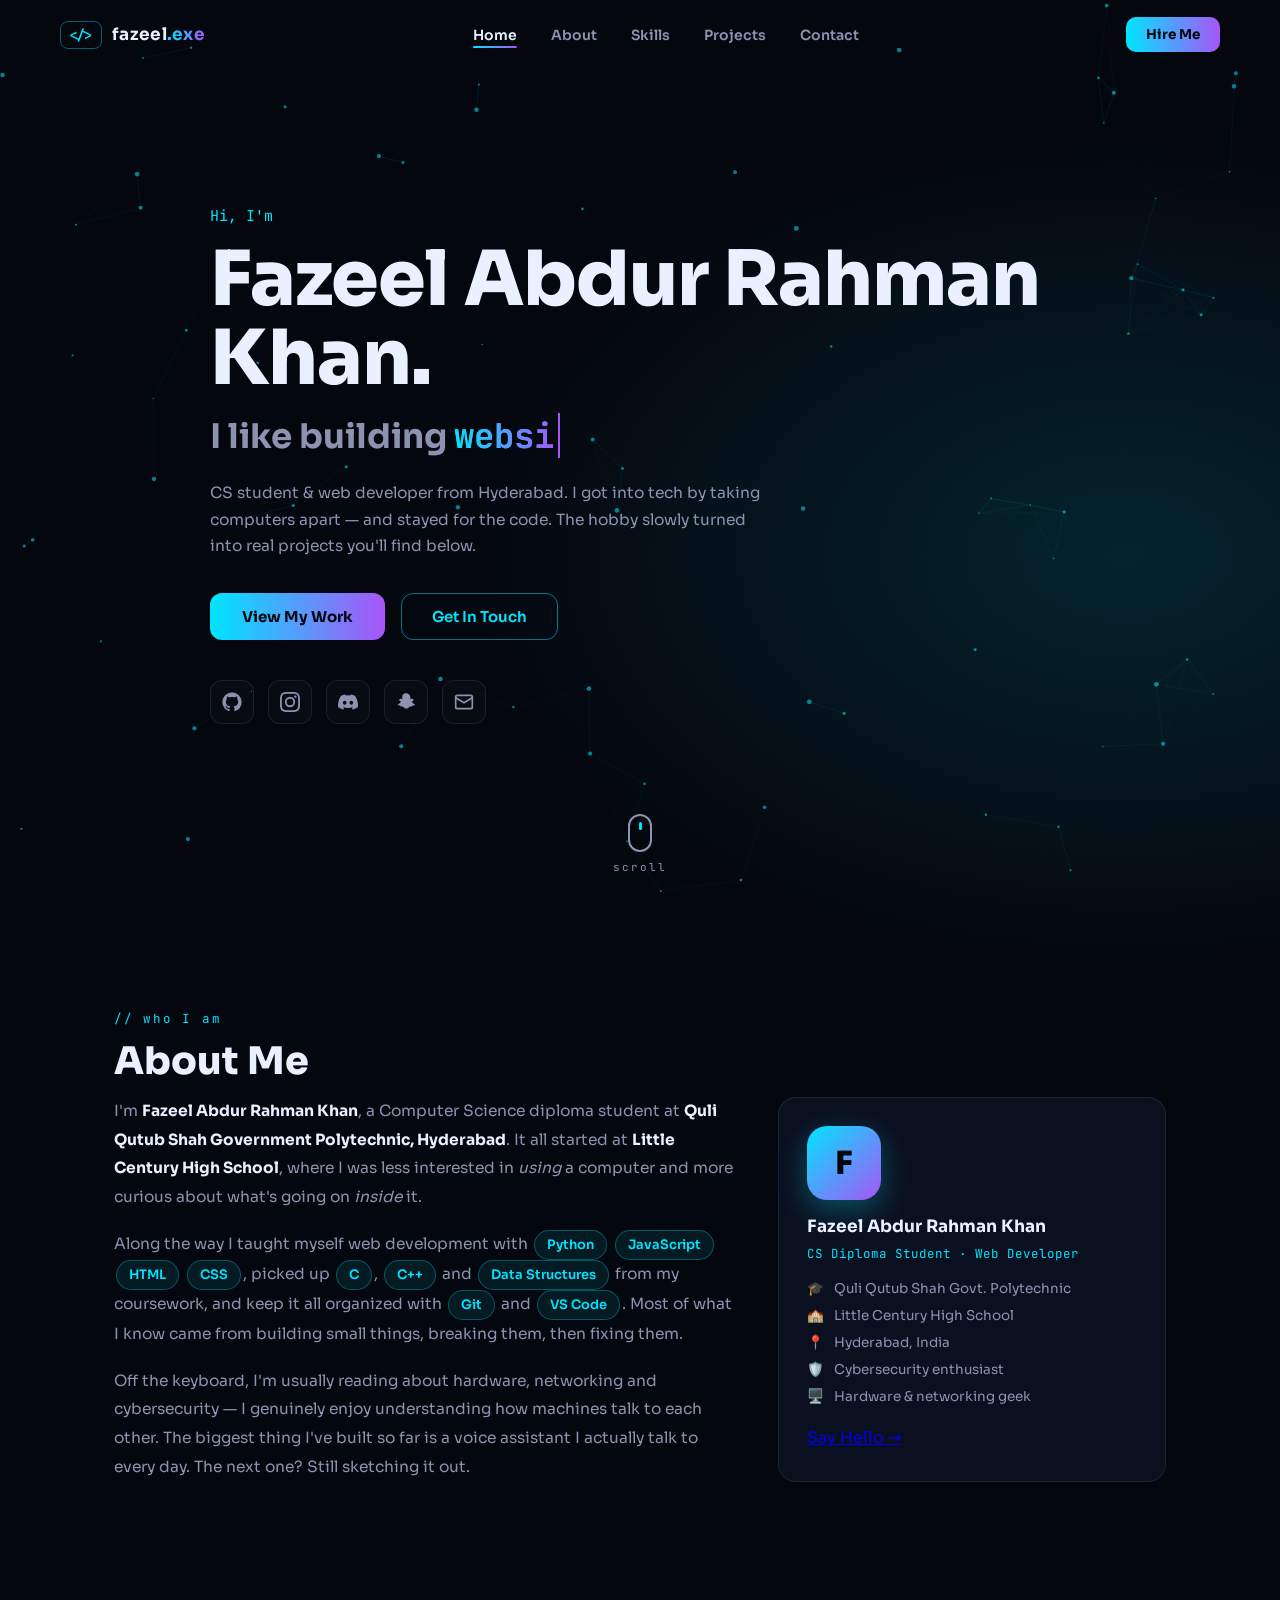
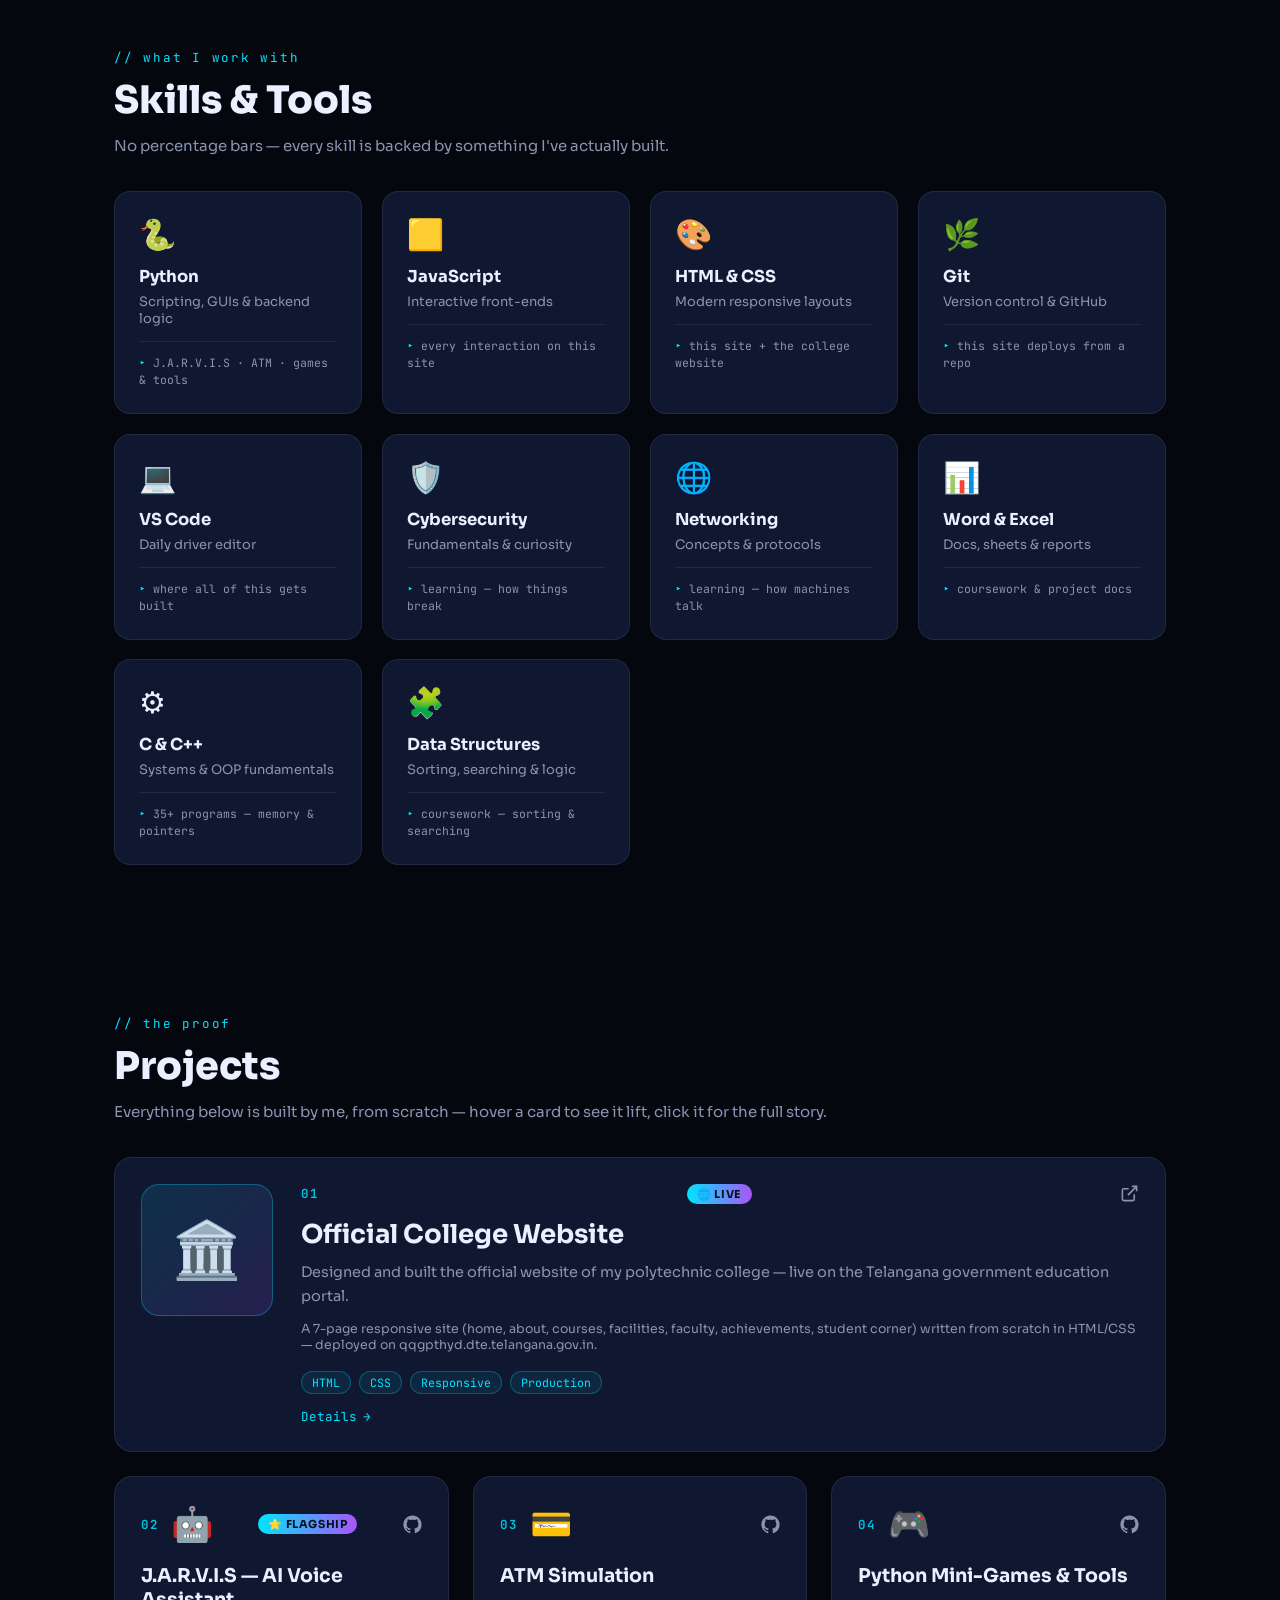
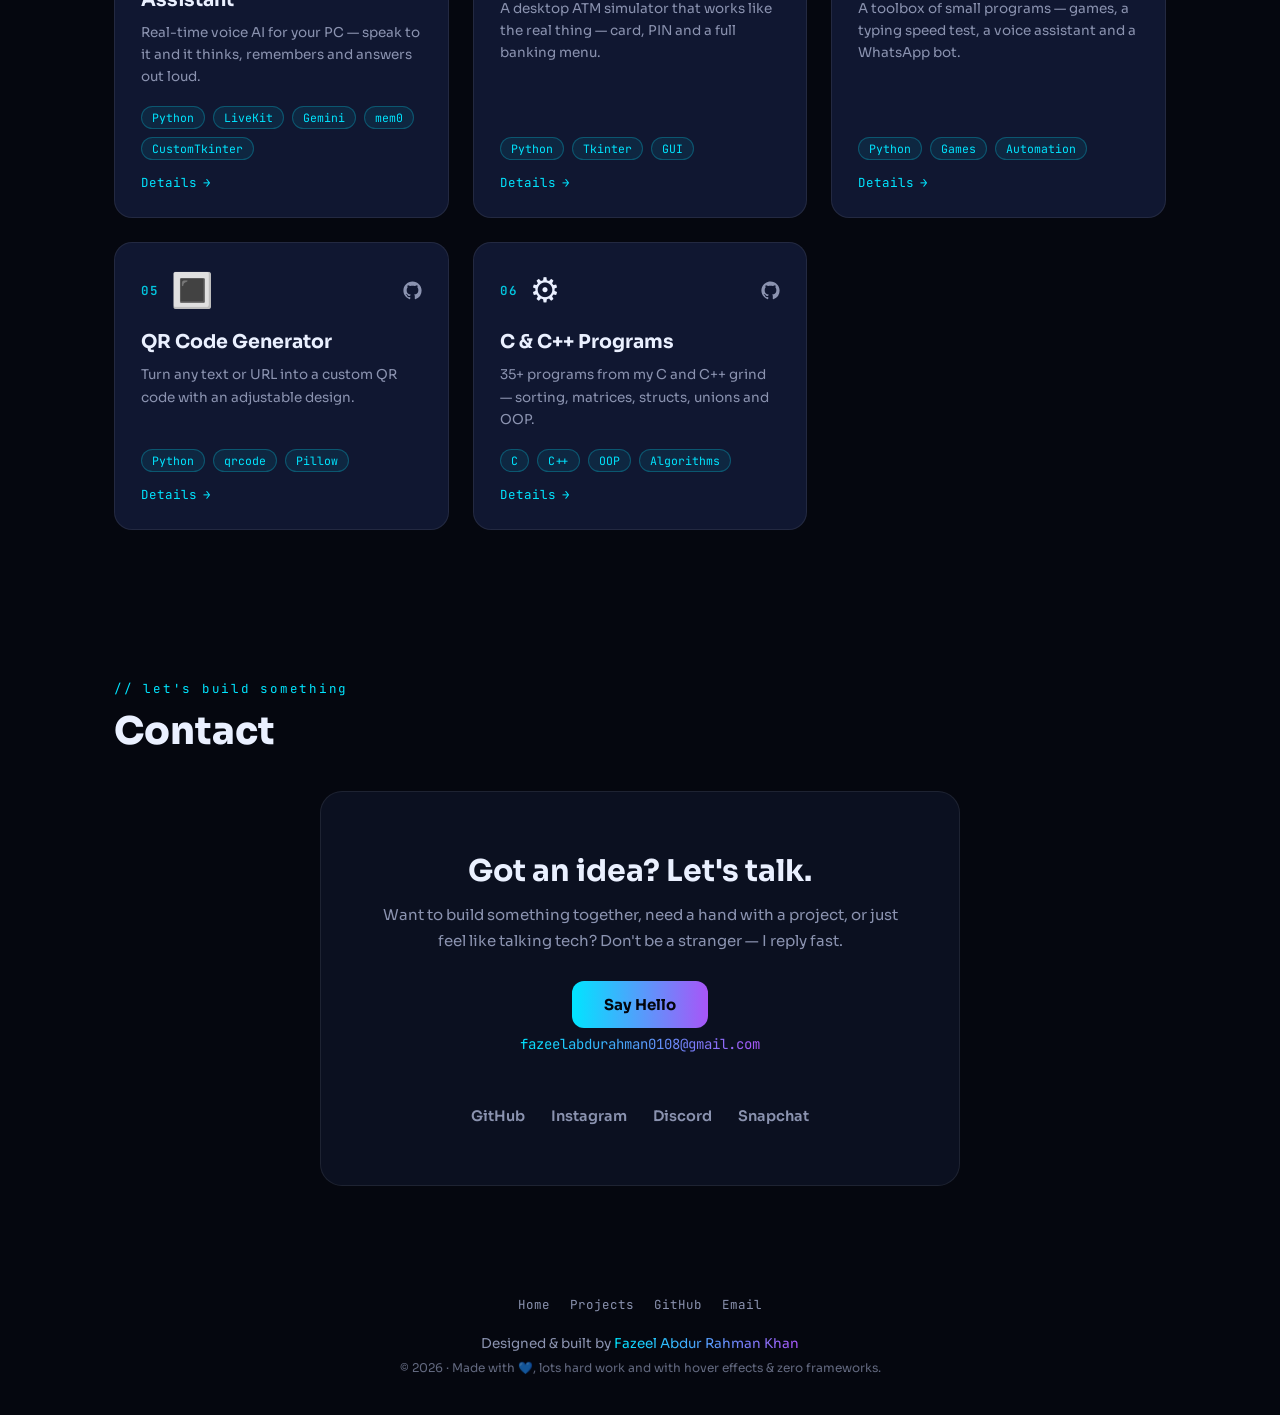
<file: index.html>
<!DOCTYPE html>
<html lang="en" class="no-js">
<head>
  <meta charset="UTF-8" />
  <meta name="viewport" content="width=device-width, initial-scale=1.0"/>
  <title>Fazeel Abdur Rahman Khan — Web Developer & CS Student</title>
  <meta name="description" content="Portfolio of Fazeel Abdur Rahman Khan — Computer Science student & web developer from Hyderabad. Creator of J.A.R.V.I.S (AI voice assistant) and the official QQGPT college website — live on the Telangana govt portal."/>
  <meta name="author" content="Fazeel Abdur Rahman Khan"/>
  <meta name="theme-color" content="#05070f"/>
  <link rel="canonical" href="https://fazeel-0108.github.io/"/>
  <meta property="og:type" content="website"/>
  <meta property="og:url" content="https://fazeel-0108.github.io/"/>
  <meta property="og:title" content="Fazeel Abdur Rahman Khan — Web Developer & CS Student"/>
  <meta property="og:description" content="J.A.R.V.I.S AI voice assistant · official college website (live on Telangana govt portal) · ATM simulator · 35+ C/C++ programs."/>
  <meta property="og:image" content="https://fazeel-0108.github.io/og-image.png"/>
  <meta name="twitter:card" content="summary_large_image"/>
  <meta name="twitter:title" content="Fazeel Abdur Rahman Khan — Web Developer & CS Student"/>
  <meta name="twitter:description" content="J.A.R.V.I.S AI voice assistant · official college website (live) · ATM simulator · 35+ C/C++ programs."/>
  <meta name="twitter:image" content="https://fazeel-0108.github.io/og-image.png"/>
  <link rel="icon" href="data:image/svg+xml,%3Csvg xmlns='http://www.w3.org/2000/svg' viewBox='0 0 64 64'%3E%3Crect width='64' height='64' rx='14' fill='%2305070f'/%3E%3Ctext x='32' y='43' font-family='monospace' font-size='28' font-weight='bold' text-anchor='middle' fill='%2300e5ff'%3E%3C/%3E%3C/text%3E%3C/svg%3E"/>
  <link rel="preconnect" href="https://fonts.googleapis.com"/>
  <link rel="preconnect" href="https://fonts.gstatic.com" crossorigin/>
  <link href="https://fonts.googleapis.com/css2?family=Sora:wght@400;600;700;800&family=JetBrains+Mono:wght@400;600&display=swap" rel="stylesheet"/>
  <link rel="stylesheet" href="style.css?v=20261006"/>
  <script>document.documentElement.classList.remove('no-js');</script>
</head>
<body>

  <a class="skip-link" href="#projects">Skip to projects</a>

  <!-- ================= PROGRESS BAR ================= -->
  <div class="progress-bar" id="progressBar"></div>

  <!-- ================= NAVBAR ================= -->
  <nav class="nav" id="nav">
    <a class="logo" href="#home">
      <span class="logo-mark">&lt;/&gt;</span>
      <span class="logo-text">fazeel<span class="accent">.exe</span></span>
    </a>
    <ul class="nav-links" id="navLinks">
      <li><a href="#home" class="nav-link active">Home</a></li>
      <li><a href="#about" class="nav-link">About</a></li>
      <li><a href="#skills" class="nav-link">Skills</a></li>
      <li><a href="#projects" class="nav-link">Projects</a></li>
      <li><a href="#contact" class="nav-link">Contact</a></li>
    </ul>
    <a href="#contact" class="btn-shimmer nav-cta">Hire&nbsp;Me</a>
    <button class="burger" id="burger" aria-label="Menu" aria-expanded="false" aria-controls="navLinks">
      <span></span><span></span><span></span>
    </button>
  </nav>

  <!-- ================= HERO ================= -->
  <header class="hero" id="home">
    <canvas id="particles" aria-hidden="true"></canvas>
    <div class="hero-inner">
      <p class="hero-hi reveal-up">Hi, I'm</p>
      <h1 class="hero-name reveal-up" id="scrambleName">Fazeel Abdur Rahman Khan.</h1>
      <h2 class="hero-role reveal-up">
        I like building <span class="accent"><span class="typing" id="typing"></span></span>
      </h2>
      <p class="hero-desc reveal-up">
        CS student &amp; web developer from Hyderabad. I got into tech by taking
        computers apart — and stayed for the code. The hobby slowly turned into
        real projects you'll find below.
      </p>
      <div class="hero-btns reveal-up">
        <a href="#projects" class="btn-magnet btn-shimmer" id="magBtn1">View My Work</a>
        <a href="#contact" class="btn-outline-magnet" id="magBtn2">Get In Touch</a>
      </div>
      <div class="hero-socials reveal-up">
        <a class="ulink icon-btn" href="https://github.com/fazeel-0108" target="_blank" rel="noopener" aria-label="GitHub">
          <svg viewBox="0 0 24 24" fill="currentColor" aria-hidden="true"><path d="M12 .5C5.65.5.5 5.65.5 12c0 5.08 3.29 9.39 7.86 10.91.58.11.79-.25.79-.55 0-.27-.01-1.17-.02-2.12-3.2.7-3.87-1.36-3.87-1.36-.52-1.33-1.28-1.68-1.28-1.68-1.04-.71.08-.7.08-.7 1.15.08 1.76 1.19 1.76 1.19 1.03 1.75 2.69 1.25 3.34.95.1-.75.4-1.25.72-1.54-2.55-.29-5.23-1.28-5.23-5.68 0-1.26.45-2.28 1.19-3.09-.12-.29-.52-1.46.11-3.05 0 0 .97-.31 3.18 1.18.92-.26 1.91-.38 2.9-.39.98 0 1.98.13 2.9.39 2.2-1.49 3.17-1.18 3.17-1.18.63 1.59.23 2.76.11 3.05.74.81 1.19 1.83 1.19 3.09 0 4.41-2.69 5.38-5.25 5.67.41.35.77 1.05.77 2.12 0 1.53-.01 2.76-.01 3.14 0 .3.21.66.8.55A11.51 11.51 0 0 0 23.5 12C23.5 5.65 18.35.5 12 .5z"/></svg>
        </a>
        <a class="ulink icon-btn" href="https://instagram.com/fazeel_0108" target="_blank" rel="noopener" aria-label="Instagram">
          <svg viewBox="0 0 24 24" fill="currentColor" aria-hidden="true"><path d="M12 2.16c3.2 0 3.58.01 4.85.07 3.25.15 4.77 1.69 4.92 4.92.06 1.27.07 1.65.07 4.85s-.01 3.58-.07 4.85c-.15 3.23-1.66 4.77-4.92 4.92-1.27.06-1.64.07-4.85.07s-3.58-.01-4.85-.07c-3.26-.15-4.77-1.7-4.92-4.92C2.17 15.58 2.16 15.2 2.16 12s.01-3.58.07-4.85C2.38 3.92 3.9 2.38 7.15 2.23 8.42 2.18 8.8 2.16 12 2.16zM12 0C8.74 0 8.33.01 7.05.07 2.7.27.27 2.69.07 7.05.01 8.33 0 8.74 0 12s.01 3.67.07 4.95c.2 4.36 2.62 6.78 6.98 6.98C8.33 23.99 8.74 24 12 24s3.67-.01 4.95-.07c4.35-.2 6.78-2.62 6.98-6.98.06-1.28.07-1.69.07-4.95s-.01-3.67-.07-4.95C23.73 2.7 21.31.27 16.95.07 15.67.01 15.26 0 12 0zm0 5.84A6.16 6.16 0 1 0 18.16 12 6.16 6.16 0 0 0 12 5.84zm0 10.15A4 4 0 1 1 16 12a4 4 0 0 1-4 4zm6.41-11.85a1.44 1.44 0 1 0 1.43 1.44 1.44 1.44 0 0 0-1.43-1.44z"/></svg>
        </a>
        <a class="ulink icon-btn" href="#" id="discordLink" aria-label="Discord" title="Discord: 10xSpy — click to copy">
          <svg viewBox="0 0 24 24" fill="currentColor" aria-hidden="true"><path d="M20.32 4.37a19.8 19.8 0 0 0-4.89-1.52.07.07 0 0 0-.08.04c-.21.38-.44.87-.61 1.25a18.3 18.3 0 0 0-5.48 0 12.6 12.6 0 0 0-.62-1.25.08.08 0 0 0-.08-.04 19.7 19.7 0 0 0-4.88 1.52.07.07 0 0 0-.03.03A20.3 20.3 0 0 0 .1 18.06a.08.08 0 0 0 .03.05 19.9 19.9 0 0 0 6 3.03.08.08 0 0 0 .08-.03c.46-.63.87-1.3 1.22-2a.08.08 0 0 0-.04-.11 13 13 0 0 1-1.87-.9.08.08 0 0 1-.01-.13c.13-.09.25-.19.37-.29a.07.07 0 0 1 .08-.01 14.2 14.2 0 0 0 12.06 0 .07.07 0 0 1 .08.01c.12.1.25.2.37.29a.08.08 0 0 1-.01.13c-.6.35-1.22.65-1.87.9a.08.08 0 0 0-.04.11c.36.7.77 1.36 1.22 2a.08.08 0 0 0 .08.03 19.8 19.8 0 0 0 6.01-3.03.08.08 0 0 0 .03-.05c.5-5.18-.84-9.68-3.55-13.66a.06.06 0 0 0-.03-.03zM8.02 15.33c-1.18 0-2.16-1.08-2.16-2.42s.95-2.42 2.16-2.42c1.21 0 2.18 1.09 2.16 2.42 0 1.34-.96 2.42-2.16 2.42zm7.97 0c-1.18 0-2.16-1.08-2.16-2.42s.95-2.42 2.16-2.42c1.21 0 2.18 1.09 2.16 2.42 0 1.34-.95 2.42-2.16 2.42z"/></svg>
        </a>
        <a class="ulink icon-btn" href="https://www.snapchat.com/add/fazeel0108?share_id=TStOvLHwKlU&locale=en-GB" target="_blank" rel="noopener" aria-label="Snapchat" title="Snapchat: fazeel0108">
          <svg viewBox="0 0 24 24" fill="currentColor" aria-hidden="true"><path d="M12.04 1.5c2.9 0 5.24 2.3 5.24 5.14 0 .57.02 1.15-.02 1.72.02.02.05.03.08.03.6-.28 1.19-.42 1.74-.42.71 0 1.31.28 1.65.77.24.35.33.77.24 1.15-.15.72-.85 1.22-1.8 1.45-.14.03-.28.07-.42.11-.02.05.03.15.1.26.9 1.4 2.06 2.4 3.48 2.9.3.1.5.38.48.69-.03.3-.25.55-.55.62-.98.22-2.02.35-2.6.55-.09.4-.2.86-.53.9-.35.04-.86-.05-1.42-.05-.53 0-.87.07-1.2.24-.38.2-.71.52-1.13.94-.63.63-1.4 1.36-2.84 1.36h-.2c-1.44 0-2.21-.73-2.84-1.36-.42-.42-.75-.74-1.13-.94-.33-.17-.67-.24-1.2-.24-.56 0-1.07.09-1.42.05-.33-.04-.44-.5-.53-.9-.58-.2-1.62-.33-2.6-.55-.3-.07-.52-.32-.55-.62a.67.67 0 0 1 .48-.69c1.42-.5 2.58-1.5 3.48-2.9.07-.11.12-.21.1-.26-.14-.04-.28-.08-.42-.11-.95-.23-1.65-.73-1.8-1.45-.09-.38 0-.8.24-1.15.34-.49.94-.77 1.65-.77.55 0 1.14.14 1.74.42.03 0 .06-.01.08-.03-.04-.57-.02-1.15-.02-1.72C6.8 3.8 9.14 1.5 12.04 1.5z"/></svg>
        </a>
        <a class="ulink icon-btn" href="mailto:fazeelabdurahman0108@gmail.com" aria-label="Email">
          <svg viewBox="0 0 24 24" fill="none" stroke="currentColor" stroke-width="2" aria-hidden="true"><rect x="2" y="4" width="20" height="16" rx="2"/><path d="m2 7 10 6L22 7"/></svg>
        </a>
      </div>
    </div>
    <a class="scroll-down" href="#about" aria-label="Scroll down">
      <span class="mouse" aria-hidden="true"><span class="wheel"></span></span>
      <span class="sd-label">scroll</span>
    </a>
  </header>

  <!-- ================= ABOUT ================= -->
  <section class="section" id="about">
    <p class="sec-kicker reveal-up">// who I am</p>
    <h2 class="sec-title reveal-up">About Me</h2>
    <div class="about-grid">
      <div class="about-text reveal-up">
        <p>
          I'm <b>Fazeel Abdur Rahman Khan</b>, a Computer Science diploma student at
          <b>Quli Qutub Shah Government Polytechnic, Hyderabad</b>. It all started at
          <b>Little Century High School</b>, where I was less interested in <i>using</i> a computer
          and more curious about what's going on <i>inside</i> it.
        </p>
        <p>
          Along the way I taught myself web development with
          <span class="chip">Python</span> <span class="chip">JavaScript</span> <span class="chip">HTML</span> <span class="chip">CSS</span>,
          picked up <span class="chip">C</span>, <span class="chip">C++</span> and <span class="chip">Data Structures</span> from my coursework,
          and keep it all organized with <span class="chip">Git</span> and <span class="chip">VS Code</span>.
          Most of what I know came from building small things, breaking them, then fixing them.
        </p>
        <p>
          Off the keyboard, I'm usually reading about hardware, networking and cybersecurity —
          I genuinely enjoy understanding how machines talk to each other. The biggest thing I've built
          so far is a voice assistant I actually talk to every day. The next one? Still sketching it out.
        </p>
      </div>
      <aside class="about-side reveal-up">
        <div class="side-card tilt-card glow-card">
          <div class="avatar" aria-hidden="true">F</div>
          <h3>Fazeel Abdur Rahman Khan</h3>
          <p class="side-role">CS Diploma Student · Web Developer</p>
          <ul class="side-list">
            <li><span aria-hidden="true">🎓</span> Quli Qutub Shah Govt. Polytechnic</li>
            <li><span aria-hidden="true">🏫</span> Little Century High School</li>
            <li><span aria-hidden="true">📍</span> Hyderabad, India</li>
            <li><span aria-hidden="true">🛡️</span> Cybersecurity enthusiast</li>
            <li><span aria-hidden="true">🖥️</span> Hardware &amp; networking geek</li>
          </ul>
          <a href="mailto:fazeelabdurahman0108@gmail.com" class="btn-shimmer side-mail">Say Hello →</a>
        </div>
      </aside>
    </div>
  </section>

  <!-- ================= SKILLS ================= -->
  <section class="section" id="skills">
    <p class="sec-kicker reveal-up">// what I work with</p>
    <h2 class="sec-title reveal-up">Skills &amp; Tools</h2>
    <p class="sec-sub reveal-up">No percentage bars — every skill is backed by something I've actually built.</p>
    <div class="skills-grid">
      <div class="skill-card glow-card tilt-card reveal-up">
        <div class="skill-icon" aria-hidden="true">🐍</div>
        <h3>Python</h3>
        <p>Scripting, GUIs &amp; backend logic</p>
        <div class="skill-evid">J.A.R.V.I.S · ATM · games &amp; tools</div>
      </div>
      <div class="skill-card glow-card tilt-card reveal-up">
        <div class="skill-icon" aria-hidden="true">🟨</div>
        <h3>JavaScript</h3>
        <p>Interactive front-ends</p>
        <div class="skill-evid">every interaction on this site</div>
      </div>
      <div class="skill-card glow-card tilt-card reveal-up">
        <div class="skill-icon" aria-hidden="true">🎨</div>
        <h3>HTML &amp; CSS</h3>
        <p>Modern responsive layouts</p>
        <div class="skill-evid">this site + the college website</div>
      </div>
      <div class="skill-card glow-card tilt-card reveal-up">
        <div class="skill-icon" aria-hidden="true">🌿</div>
        <h3>Git</h3>
        <p>Version control &amp; GitHub</p>
        <div class="skill-evid">this site deploys from a repo</div>
      </div>
      <div class="skill-card glow-card tilt-card reveal-up">
        <div class="skill-icon" aria-hidden="true">💻</div>
        <h3>VS Code</h3>
        <p>Daily driver editor</p>
        <div class="skill-evid">where all of this gets built</div>
      </div>
      <div class="skill-card glow-card tilt-card reveal-up">
        <div class="skill-icon" aria-hidden="true">🛡️</div>
        <h3>Cybersecurity</h3>
        <p>Fundamentals &amp; curiosity</p>
        <div class="skill-evid">learning — how things break</div>
      </div>
      <div class="skill-card glow-card tilt-card reveal-up">
        <div class="skill-icon" aria-hidden="true">🌐</div>
        <h3>Networking</h3>
        <p>Concepts &amp; protocols</p>
        <div class="skill-evid">learning — how machines talk</div>
      </div>
      <div class="skill-card glow-card tilt-card reveal-up">
        <div class="skill-icon" aria-hidden="true">📊</div>
        <h3>Word &amp; Excel</h3>
        <p>Docs, sheets &amp; reports</p>
        <div class="skill-evid">coursework &amp; project docs</div>
      </div>
      <div class="skill-card glow-card tilt-card reveal-up">
        <div class="skill-icon" aria-hidden="true">⚙️</div>
        <h3>C &amp; C++</h3>
        <p>Systems &amp; OOP fundamentals</p>
        <div class="skill-evid">35+ programs — memory &amp; pointers</div>
      </div>
      <div class="skill-card glow-card tilt-card reveal-up">
        <div class="skill-icon" aria-hidden="true">🧩</div>
        <h3>Data Structures</h3>
        <p>Sorting, searching &amp; logic</p>
        <div class="skill-evid">coursework — sorting &amp; searching</div>
      </div>
    </div>
  </section>

  <!-- ================= PROJECTS ================= -->
  <section class="section" id="projects">
    <p class="sec-kicker reveal-up">// the proof</p>
    <h2 class="sec-title reveal-up">Projects</h2>
    <p class="sec-sub reveal-up">Everything below is built by me, from scratch — hover a card to see it lift, click it for the full story.</p>
    <div class="projects-grid" id="projectsGrid">
      <noscript>
        <div class="noscript-note">
          My projects need JavaScript to render here — or browse them directly on
          <a href="https://github.com/fazeel-0108">GitHub</a>.
        </div>
      </noscript>
    </div>
  </section>

  <!-- Project detail modal -->
  <div class="modal" id="projModal" role="dialog" aria-modal="true" aria-labelledby="modalTitle" aria-hidden="true">
    <div class="modal-card">
      <button class="modal-close" id="modalClose" aria-label="Close">✕</button>
      <div class="modal-emoji" id="modalEmoji" aria-hidden="true">🚀</div>
      <h3 id="modalTitle"></h3>
      <p class="modal-role" id="modalRole"></p>
      <p class="modal-about" id="modalAbout"></p>
      <ul class="modal-feats" id="modalFeats"></ul>
      <div class="modal-tags" id="modalTags"></div>
      <div class="modal-actions" id="modalActions"></div>
    </div>
  </div>

  <!-- ================= CONTACT ================= -->
  <section class="section" id="contact">
    <p class="sec-kicker reveal-up">// let's build something</p>
    <h2 class="sec-title reveal-up">Contact</h2>
    <div class="contact-wrap">
      <div class="contact-card glow-card reveal-up">
        <h3>Got an idea? Let's talk.</h3>
        <p>
          Want to build something together, need a hand with a project, or just
          feel like talking tech? Don't be a stranger — I reply fast.
        </p>
        <a class="btn-magnet btn-shimmer" id="magBtn3" href="mailto:fazeelabdurahman0108@gmail.com">Say Hello</a>
        <br/>
        <a class="contact-mail accent" href="mailto:fazeelabdurahman0108@gmail.com">fazeelabdurahman0108@gmail.com</a>
        <div class="contact-socials">
          <a class="ulink" href="https://github.com/fazeel-0108" target="_blank" rel="noopener">GitHub</a>
          <a class="ulink" href="https://instagram.com/fazeel_0108" target="_blank" rel="noopener">Instagram</a>
          <a class="ulink" href="#" id="discordCopy2">Discord</a>
          <a class="ulink" href="https://www.snapchat.com/add/fazeel0108?share_id=TStOvLHwKlU&locale=en-GB" target="_blank" rel="noopener">Snapchat</a>
        </div>
      </div>
    </div>
  </section>

  <!-- ================= FOOTER ================= -->
  <footer class="footer">
    <div class="footer-links">
      <a href="#home">Home</a>
      <a href="#projects">Projects</a>
      <a href="https://github.com/fazeel-0108" target="_blank" rel="noopener">GitHub</a>
      <a href="mailto:fazeelabdurahman0108@gmail.com">Email</a>
    </div>
    <p>Designed &amp; built by <span class="accent">Fazeel Abdur Rahman Khan</span></p>
    <p class="footer-hint">© 2026 · Made with 💙, lots hard work and with hover effects &amp; zero frameworks.</p>
  </footer>

  <div class="toast" id="toast" role="status"></div>

  <script src="script.js?v=20261006"></script>
</body>
</html>
</file>
<file: style.css>
/* ============================================================
   FAZEEL.DEV — Dark Futuristic Portfolio (refined edition)
   Original identity kept: navy + cyan→purple, Sora + JetBrains Mono,
   particles, tilt/magnetic/glow/shimmer. Refined: motion tokens,
   editorial kickers, featured project, honest skills, a11y, menu.
   ============================================================ */

:root{
  --bg:#05070f;
  --panel:#0b1020;
  --card:#101731;
  --line:rgba(255,255,255,.08);
  --text:#eaf0ff;
  --muted:#8b93b0;
  --acc:#00e5ff;
  --acc2:#a855f7;
  --grad:linear-gradient(90deg,var(--acc),var(--acc2));
  --nav-h:70px;
  /* motion tokens — one language across the site */
  --t-fast:.25s;
  --t-med:.45s;
  --t-slow:.7s;
  --e:cubic-bezier(.2,.8,.2,1);
}

*{margin:0;padding:0;box-sizing:border-box}
html{scroll-behavior:smooth;scroll-padding-top:calc(var(--nav-h) + 16px);overflow-x:clip}
body{
  background:
    radial-gradient(1000px 600px at 12% -10%, rgba(168,85,247,.16), transparent 60%),
    radial-gradient(1100px 700px at 88% 12%, rgba(0,229,255,.13), transparent 60%),
    var(--bg);
  color:var(--text);
  font-family:"Sora",system-ui,-apple-system,"Segoe UI",sans-serif;
  overflow-x:hidden;
}
::selection{background:rgba(0,229,255,.35);color:#fff}

/* ---------- Accessibility ---------- */
:focus-visible{outline:2px solid var(--acc);outline-offset:3px;border-radius:4px}
.skip-link{
  position:fixed;top:-60px;left:16px;z-index:2000;
  background:var(--grad);color:#04060d;font-weight:700;
  padding:10px 18px;border-radius:10px;text-decoration:none;
  transition:top var(--t-fast) var(--e);
}
.skip-link:focus-visible{top:12px}

/* ---------- Scrollbar ---------- */
::-webkit-scrollbar{width:10px}
::-webkit-scrollbar-track{background:var(--bg)}
::-webkit-scrollbar-thumb{background:linear-gradient(var(--acc),var(--acc2));border-radius:5px}

/* ---------- Progress bar ---------- */
.progress-bar{
  position:fixed;top:0;left:0;height:3px;width:0;z-index:1000;
  background:linear-gradient(90deg,var(--acc),var(--acc2));
  box-shadow:0 0 12px rgba(0,229,255,.6);
}

/* ---------- Nav ---------- */
.nav{
  position:fixed;top:0;left:0;right:0;height:var(--nav-h);z-index:900;
  display:flex;align-items:center;justify-content:space-between;
  padding:0 clamp(20px,5vw,60px);
  transition:background .35s, backdrop-filter .35s, border-color .35s, box-shadow .35s;
  border-bottom:1px solid transparent;
}
.nav.scrolled{
  background:rgba(5,7,15,.75);
  backdrop-filter:blur(14px);
  -webkit-backdrop-filter:blur(14px);
  border-bottom:1px solid var(--line);
  box-shadow:0 10px 30px rgba(0,0,0,.35);
}
.logo{display:flex;align-items:center;gap:10px;text-decoration:none;color:var(--text)}
.logo-mark{
  font-family:"JetBrains Mono",monospace;font-weight:600;font-size:14px;color:var(--acc);
  border:1px solid rgba(0,229,255,.4);border-radius:8px;padding:4px 8px;
  transition:transform .4s, box-shadow .4s;
}
.logo:hover .logo-mark{transform:rotate(-8deg) scale(1.08);box-shadow:0 0 18px rgba(0,229,255,.45)}
.logo-text{font-weight:700;font-size:17px;letter-spacing:.3px}
.accent{
  background:linear-gradient(90deg,var(--acc),var(--acc2));
  -webkit-background-clip:text;background-clip:text;color:transparent;
}

.nav-links{display:flex;gap:6px;list-style:none}
.nav-link{
  color:var(--muted);text-decoration:none;font-size:14px;font-weight:600;
  padding:8px 14px;border-radius:8px;position:relative;
  transition:color .3s, background .3s;
}
.nav-link::after{
  content:"";position:absolute;left:14px;right:14px;bottom:4px;height:2px;
  background:linear-gradient(90deg,var(--acc),var(--acc2));
  transform:scaleX(0);transform-origin:left;transition:transform .35s ease;border-radius:2px;
}
.nav-link:hover,.nav-link.active{color:var(--text)}
.nav-link:hover::after,.nav-link.active::after{transform:scaleX(1)}

.btn-shimmer{position:relative;overflow:hidden;display:inline-block}
.btn-shimmer::after{
  content:"";position:absolute;top:0;left:-80%;width:50%;height:100%;
  background:linear-gradient(100deg,transparent,rgba(255,255,255,.28),transparent);
  transform:skewX(-20deg);transition:left .55s ease;pointer-events:none;
}
.btn-shimmer:hover::after{left:130%}
.nav-cta{
  color:#04060d;font-weight:700;font-size:13.5px;text-decoration:none;
  background:linear-gradient(90deg,var(--acc),var(--acc2));
  padding:9px 20px;border-radius:10px;transition:transform .25s, box-shadow .3s;
}
.nav-cta:hover{transform:translateY(-2px);box-shadow:0 8px 25px rgba(0,229,255,.35)}

.burger{display:none;flex-direction:column;gap:5px;background:none;border:none;cursor:pointer;padding:8px}
.burger span{width:24px;height:2px;background:var(--text);border-radius:2px;transition:.35s}
.burger.open span:nth-child(1){transform:translateY(7px) rotate(45deg)}
.burger.open span:nth-child(2){opacity:0}
.burger.open span:nth-child(3){transform:translateY(-7px) rotate(-45deg)}

/* ---------- Hero ---------- */
.hero{
  min-height:100svh;display:flex;align-items:center;justify-content:center;
  position:relative;padding:110px 24px 80px;text-align:left;
}
#particles{position:absolute;inset:0;width:100%;height:100%;z-index:0}
.hero-inner{position:relative;z-index:1;max-width:860px}
.hero-hi{color:var(--acc);font-family:"JetBrains Mono",monospace;font-size:15px;margin-bottom:14px}
.hero-name{
  font-size:clamp(38px,7.5vw,76px);font-weight:800;line-height:1.05;letter-spacing:-1px;
}
.hero-role{font-size:clamp(20px,3.4vw,34px);font-weight:700;color:var(--muted);margin-top:14px}
.typing{
  font-family:"JetBrains Mono",monospace;font-weight:600;
  background:linear-gradient(90deg,var(--acc),var(--acc2));
  -webkit-background-clip:text;background-clip:text;color:transparent;
  border-right:2px solid var(--acc2);padding-right:4px;
  animation:caret .85s step-end infinite;
}
@keyframes caret{50%{border-color:transparent}}
.hero-desc{max-width:560px;color:var(--muted);line-height:1.7;margin-top:22px;font-size:15.5px}
.hero-btns{display:flex;gap:16px;margin-top:34px;flex-wrap:wrap}
.btn-magnet{
  background:linear-gradient(90deg,var(--acc),var(--acc2));
  color:#04060d;font-weight:700;font-size:15px;text-decoration:none;
  padding:14px 32px;border-radius:12px;display:inline-block;
  transition:box-shadow .3s;will-change:transform;
}
.btn-magnet:hover{box-shadow:0 10px 35px rgba(0,229,255,.4)}
.btn-outline-magnet{
  color:var(--acc);font-weight:600;font-size:15px;text-decoration:none;
  border:1.5px solid rgba(0,229,255,.5);padding:13px 30px;border-radius:12px;display:inline-block;
  transition:box-shadow .3s, background .3s;will-change:transform;
}
.btn-outline-magnet:hover{background:rgba(0,229,255,.08);box-shadow:0 8px 28px rgba(0,229,255,.25)}
.hero-socials{display:flex;gap:14px;margin-top:40px}
.icon-btn{
  position:relative;width:44px;height:44px;border-radius:12px;display:grid;place-items:center;
  color:var(--muted);border:1px solid var(--line);background:rgba(255,255,255,.02);
  transition:color .3s, border-color .3s, transform .3s, box-shadow .3s;
}
.icon-btn svg{width:20px;height:20px;transition:transform .3s}
.icon-btn:hover{color:var(--acc);border-color:rgba(0,229,255,.5);transform:translateY(-4px);box-shadow:0 10px 22px rgba(0,229,255,.18)}
.icon-btn:hover svg{transform:scale(1.15) rotate(-6deg)}
.icon-btn::after{
  content:"";position:absolute;bottom:-6px;left:20%;width:60%;height:2px;
  background:linear-gradient(90deg,var(--acc),var(--acc2));transform:scaleX(0);transition:transform .3s;border-radius:2px;
}
.icon-btn:hover::after{transform:scaleX(1)}

.scroll-down{
  position:absolute;bottom:26px;left:50%;transform:translateX(-50%);
  display:flex;flex-direction:column;align-items:center;gap:8px;text-decoration:none;
  color:var(--muted);font-family:"JetBrains Mono",monospace;font-size:11px;letter-spacing:2px;
}
.mouse{width:24px;height:38px;border:2px solid var(--muted);border-radius:14px;display:flex;justify-content:center;padding-top:6px}
.wheel{width:3px;height:8px;background:var(--acc);border-radius:2px;animation:wheel 1.6s ease infinite}
@keyframes wheel{0%{opacity:1;transform:translateY(0)}70%{opacity:0;transform:translateY(12px)}100%{opacity:0}}

/* ---------- Sections ---------- */
.section{max-width:1100px;margin:0 auto;padding:110px 24px 40px}
.sec-kicker{
  font-family:"JetBrains Mono",monospace;font-size:12.5px;letter-spacing:.14em;
  color:var(--acc);margin-bottom:10px;
}
.sec-title{font-size:clamp(26px,4vw,38px);font-weight:800;margin-bottom:12px}
.sec-sub{color:var(--muted);font-size:15px;margin-bottom:36px}

/* ---------- About ---------- */
.about-grid{display:grid;grid-template-columns:1.6fr 1fr;gap:44px;align-items:start}
.about-text p{color:var(--muted);line-height:1.85;font-size:15.5px;margin-bottom:18px}
.about-text b{color:var(--text)}
.chip{
  display:inline-block;background:rgba(0,229,255,.09);border:1px solid rgba(0,229,255,.3);
  color:var(--acc);border-radius:999px;padding:2px 12px;font-size:13px;font-weight:600;margin:0 2px;
  transition:background .3s, transform .3s, box-shadow .3s;
}
.chip:hover{background:rgba(0,229,255,.2);transform:translateY(-2px);box-shadow:0 6px 16px rgba(0,229,255,.2)}

.side-card{
  background:var(--panel);border:1px solid var(--line);border-radius:18px;padding:28px;
  position:relative;
}
.avatar{
  width:74px;height:74px;border-radius:20px;display:grid;place-items:center;
  font-size:32px;font-weight:800;color:#04060d;
  background:linear-gradient(135deg,var(--acc),var(--acc2));
  margin-bottom:16px;box-shadow:0 10px 30px rgba(0,229,255,.3);
  transition:transform .4s, border-radius .4s;
}
.side-card:hover .avatar{transform:rotate(-6deg) scale(1.06);border-radius:50%}
.side-card h3{font-size:17px;line-height:1.35}
.side-role{color:var(--acc);font-family:"JetBrains Mono",monospace;font-size:12.5px;margin-top:6px}
.side-list{list-style:none;margin:18px 0 22px;display:flex;flex-direction:column;gap:10px}
.side-list li{color:var(--muted);font-size:13.5px;display:flex;gap:10px;align-items:center;
  transition:transform .25s, color .25s}
.side-list li:hover{transform:translateX(6px);color:var(--text)}

/* ---------- Skills ---------- */
.skills-grid{display:grid;grid-template-columns:repeat(auto-fit,minmax(215px,1fr));gap:20px;margin-top:36px}
.skill-card{
  background:var(--card);border:1px solid var(--line);border-radius:16px;
  padding:24px;position:relative;transition:transform .35s var(--e), box-shadow .35s, border-color .35s;
}
.skill-card:hover{transform:translateY(-8px);box-shadow:0 18px 40px rgba(0,0,0,.5);border-color:rgba(0,229,255,.45)}
.skill-icon{font-size:30px;margin-bottom:12px;display:inline-block;transition:transform .35s}
.skill-card:hover .skill-icon{transform:scale(1.25) rotate(-8deg)}
.skill-card h3{font-size:16.5px}
.skill-card p{color:var(--muted);font-size:13px;margin:6px 0 14px}
/* honest evidence line — no percentage bars */
.skill-evid{
  font-family:"JetBrains Mono",monospace;font-size:11.5px;line-height:1.5;
  color:var(--muted);padding-top:12px;border-top:1px solid var(--line);
}
.skill-evid::before{content:"▸ ";color:var(--acc)}

/* ---------- Effect #3: cursor glow ---------- */
.glow-card{position:relative}
.glow-card::before{
  content:"";position:absolute;inset:0;border-radius:inherit;pointer-events:none;
  background:radial-gradient(260px circle at var(--mx,50%) var(--my,50%), rgba(0,229,255,.16), transparent 65%);
  opacity:0;transition:opacity .35s;z-index:0;
}
.glow-card:hover::before{opacity:1}
.glow-card>*{position:relative;z-index:1}

/* ---------- Effect #1: tilt handled in JS ---------- */
.tilt-card{transform-style:preserve-3d;will-change:transform;transition:transform .18s ease}

.proj-flag{
  font-size:11px;font-weight:700;letter-spacing:.6px;text-transform:uppercase;
  color:#04121a;background:linear-gradient(90deg,var(--acc),var(--acc2));
  padding:3px 10px;border-radius:999px;white-space:nowrap;pointer-events:none;
}

/* ---------- Effect #9: lift + reveal on projects ---------- */
.projects-grid{display:grid;grid-template-columns:repeat(auto-fit,minmax(290px,1fr));gap:24px}
.project-card{
  position:relative;border-radius:18px;background:var(--card);
  border:1px solid var(--line);overflow:hidden;min-height:250px;
  transition:transform .4s var(--e), box-shadow .4s, border-color .4s;
  display:flex;flex-direction:column;
}
.project-card:hover{transform:translateY(-12px);box-shadow:0 26px 55px rgba(0,0,0,.55);border-color:rgba(168,85,247,.55)}
.proj-body{padding:26px;display:flex;flex-direction:column;flex:1}
.proj-content{display:flex;flex-direction:column;flex:1}
.proj-top{display:flex;justify-content:space-between;align-items:center;margin-bottom:18px;gap:12px}
.proj-top-left{display:flex;align-items:center;gap:12px;min-width:0}
/* editorial project number — scannable case-study index */
.proj-num{
  font-family:"JetBrains Mono",monospace;font-size:12.5px;font-weight:600;color:var(--acc);
  letter-spacing:.08em;opacity:.85;
}
.project-card:hover .proj-num{opacity:1}
.proj-folder{font-size:34px}
.proj-links{display:flex;gap:12px}
.proj-links a{color:var(--muted);transition:color .3s, transform .3s;display:inline-flex}
.proj-links a:hover{color:var(--acc);transform:translateY(-3px)}
.proj-links svg{width:19px;height:19px}
.proj-title{font-size:19px;font-weight:700;margin-bottom:10px;transition:color .3s}
.project-card:hover .proj-title{color:var(--acc)}
.proj-desc{color:var(--muted);font-size:13.5px;line-height:1.65;flex:1}
.proj-more{
  max-height:0;opacity:0;overflow:hidden;color:var(--muted);font-size:12.5px;
  transition:max-height .45s ease, opacity .45s ease, margin .45s ease;
}
.project-card:hover .proj-more{max-height:90px;opacity:1;margin-top:12px}
.proj-more b{color:var(--acc2)}
.proj-tags{display:flex;flex-wrap:wrap;gap:8px;margin-top:18px}
.proj-tags span{
  font-family:"JetBrains Mono",monospace;font-size:11.5px;color:var(--acc);
  background:rgba(0,229,255,.08);border:1px solid rgba(0,229,255,.25);
  padding:3px 10px;border-radius:999px;transition:background .3s,transform .3s;
}
.proj-tags span:hover{background:rgba(0,229,255,.2);transform:translateY(-2px)}
.proj-open{
  margin-top:14px;background:none;border:none;color:var(--acc);
  font-family:"JetBrains Mono",monospace;font-size:12.5px;cursor:pointer;padding:0;
  display:inline-flex;gap:6px;align-items:center;transition:gap .25s;
}
.proj-open:hover{gap:12px}

/* ---------- Featured project (cinematic wide card) ---------- */
.project-card.featured{grid-column:1 / -1;min-height:0}
.featured .proj-body{display:grid;grid-template-columns:132px 1fr;gap:28px;align-items:start}
@media (max-width:640px){
  .featured .proj-body{grid-template-columns:1fr;gap:16px}
  .featured-visual{width:84px;height:84px;font-size:40px}
}
.featured-visual{
  width:132px;height:132px;border-radius:18px;display:grid;place-items:center;
  font-size:56px;background:linear-gradient(135deg,rgba(0,229,255,.12),rgba(168,85,247,.14));
  border:1px solid rgba(0,229,255,.3);
  transition:transform .4s var(--e), box-shadow .4s;
}
.project-card.featured:hover .featured-visual{transform:translateY(-4px) rotate(-4deg);box-shadow:0 14px 34px rgba(0,229,255,.18)}
.featured .proj-title{font-size:clamp(21px,2.4vw,26px)}
.featured .proj-desc{font-size:14.5px}
.featured .proj-top{margin-bottom:14px}
/* featured card reads as a case study at a glance — key details always visible */
.featured .proj-more{max-height:none;opacity:1;margin-top:12px}

/* ---------- Project detail modal ---------- */
.modal{position:fixed;inset:0;z-index:100;display:grid;place-items:center;padding:20px;
  background:rgba(3,5,12,.8);backdrop-filter:blur(8px);opacity:0;pointer-events:none;transition:opacity .3s}
.modal.open{opacity:1;pointer-events:auto}
.modal-card{background:var(--panel);border:1px solid var(--line);border-radius:22px;max-width:680px;width:100%;
  max-height:86vh;overflow-y:auto;padding:36px;transform:translateY(24px) scale(.97);
  transition:transform .35s var(--e);position:relative}
.modal.open .modal-card{transform:translateY(0) scale(1)}
.modal-close{position:absolute;top:16px;right:16px;width:38px;height:38px;border-radius:12px;border:1px solid var(--line);
  background:var(--card);color:var(--text);font-size:18px;cursor:pointer;transition:all .25s;display:grid;place-items:center}
.modal-close:hover{border-color:var(--acc);color:var(--acc);transform:rotate(90deg)}
.modal-emoji{font-size:40px}
.modal-card h3{font-size:clamp(22px,3vw,30px);margin:10px 0 4px;padding-right:40px}
.modal-role{color:var(--acc);font-family:"JetBrains Mono",monospace;font-size:13px;margin-bottom:16px;padding-right:40px}
.modal-about{line-height:1.7;font-size:15px;margin-bottom:18px}
.modal-feats{list-style:none;margin:0 0 20px;padding:0;display:grid;gap:9px}
.modal-feats li{position:relative;padding-left:24px;color:var(--muted);font-size:14px;line-height:1.5}
.modal-feats li::before{content:"▹";position:absolute;left:0;color:var(--acc)}
.modal-tags{display:flex;flex-wrap:wrap;gap:8px;margin-bottom:24px}
.modal-tags span{font-family:"JetBrains Mono",monospace;font-size:11.5px;color:var(--acc);
  background:rgba(0,229,255,.08);border:1px solid rgba(0,229,255,.25);padding:3px 10px;border-radius:999px}
.modal-actions{display:flex;gap:14px;flex-wrap:wrap}
body.modal-open{overflow:hidden}
body.nav-open{overflow:hidden}

/* ---------- Contact ---------- */
.contact-wrap{display:grid;place-items:center;margin-top:36px}
.contact-card{
  background:var(--panel);border:1px solid var(--line);border-radius:22px;
  padding:clamp(30px,6vw,60px);text-align:center;max-width:640px;width:100%;
}
.contact-card h3{font-size:clamp(22px,3.5vw,30px);margin-bottom:12px}
.contact-card p{color:var(--muted);line-height:1.75;font-size:15px;margin-bottom:26px}
.contact-mail{
  display:inline-block;font-family:"JetBrains Mono",monospace;font-size:14px;
  margin-bottom:24px;text-decoration:none;
}
.contact-socials{display:flex;gap:26px;justify-content:center;margin-top:30px;flex-wrap:wrap}
.ulink{
  position:relative;color:var(--muted);text-decoration:none;font-size:14.5px;font-weight:600;
  transition:color .3s, letter-spacing .3s;
}
.ulink::after{
  content:"";position:absolute;left:0;bottom:-5px;height:2px;width:0;border-radius:2px;
  background:linear-gradient(90deg,var(--acc),var(--acc2));transition:width .35s ease;
}
.ulink:hover{color:var(--acc);letter-spacing:.6px}
.ulink:hover::after{width:100%}

/* ---------- Footer ---------- */
.footer{text-align:center;padding:70px 24px 40px;color:var(--muted);font-size:13.5px}
.footer-links{
  display:flex;gap:20px;justify-content:center;flex-wrap:wrap;margin-bottom:22px;
}
.footer-links a{
  color:var(--muted);text-decoration:none;font-family:"JetBrains Mono",monospace;
  font-size:12.5px;transition:color .3s;
}
.footer-links a:hover{color:var(--acc)}
.footer-hint{margin-top:8px;font-size:12px;opacity:.7}

/* ---------- Toast ---------- */
.toast{
  position:fixed;bottom:30px;left:50%;transform:translateX(-50%) translateY(80px);
  background:linear-gradient(90deg,var(--acc),var(--acc2));color:#04060d;
  font-weight:700;font-size:14px;padding:12px 26px;border-radius:999px;z-index:1200;
  opacity:0;transition:.4s;pointer-events:none;box-shadow:0 12px 30px rgba(0,229,255,.4);
}
.toast.show{opacity:1;transform:translateX(-50%) translateY(0)}

/* ---------- Reveal on scroll ---------- */
.reveal-up{opacity:0;transform:translateY(36px);transition:opacity .7s ease, transform .7s cubic-bezier(.2,.8,.2,1)}
.reveal-up.visible{opacity:1;transform:none}
/* no-JS fallback: content must never be hidden */
.no-js .reveal-up{opacity:1;transform:none}

/* ---------- noscript note ---------- */
.noscript-note{
  padding:30px;border:1px dashed rgba(0,229,255,.4);border-radius:16px;
  color:var(--muted);font-size:14px;text-align:center;grid-column:1/-1;
}
.noscript-note a{color:var(--acc)}

/* ---------- Responsive ---------- */
@media (max-width:860px){
  .about-grid{grid-template-columns:1fr}
  .nav-cta{display:none}
  .burger{display:flex}
  .nav-links{
    position:fixed;top:var(--nav-h);right:0;width:min(78vw,320px);height:100vh;
    background:rgba(7,10,22,.97);backdrop-filter:blur(16px);
    flex-direction:column;padding:34px 28px;gap:10px;
    transform:translateX(100%);transition:transform .4s cubic-bezier(.2,.8,.2,1);
    border-left:1px solid var(--line);
    box-shadow:-20px 0 60px rgba(0,0,0,.5);
  }
  .nav-links.open{transform:translateX(0)}
  .nav-link{font-size:16px;padding:12px 10px}
  .hero-name{font-size:clamp(34px,9vw,56px)}
  .hero{padding-top:90px}
}
@media (max-width:480px){
  .hero-btns .btn-magnet,.hero-btns .btn-outline-magnet{width:100%;text-align:center}
  .hero-socials{gap:10px}
  .section{padding:80px 20px 30px}
}

/* ---------- Reduced motion ---------- */
@media (prefers-reduced-motion:reduce){
  *{animation-duration:.01ms !important;transition-duration:.01ms !important;scroll-behavior:auto}
  .reveal-up{opacity:1;transform:none}
}
</file>
